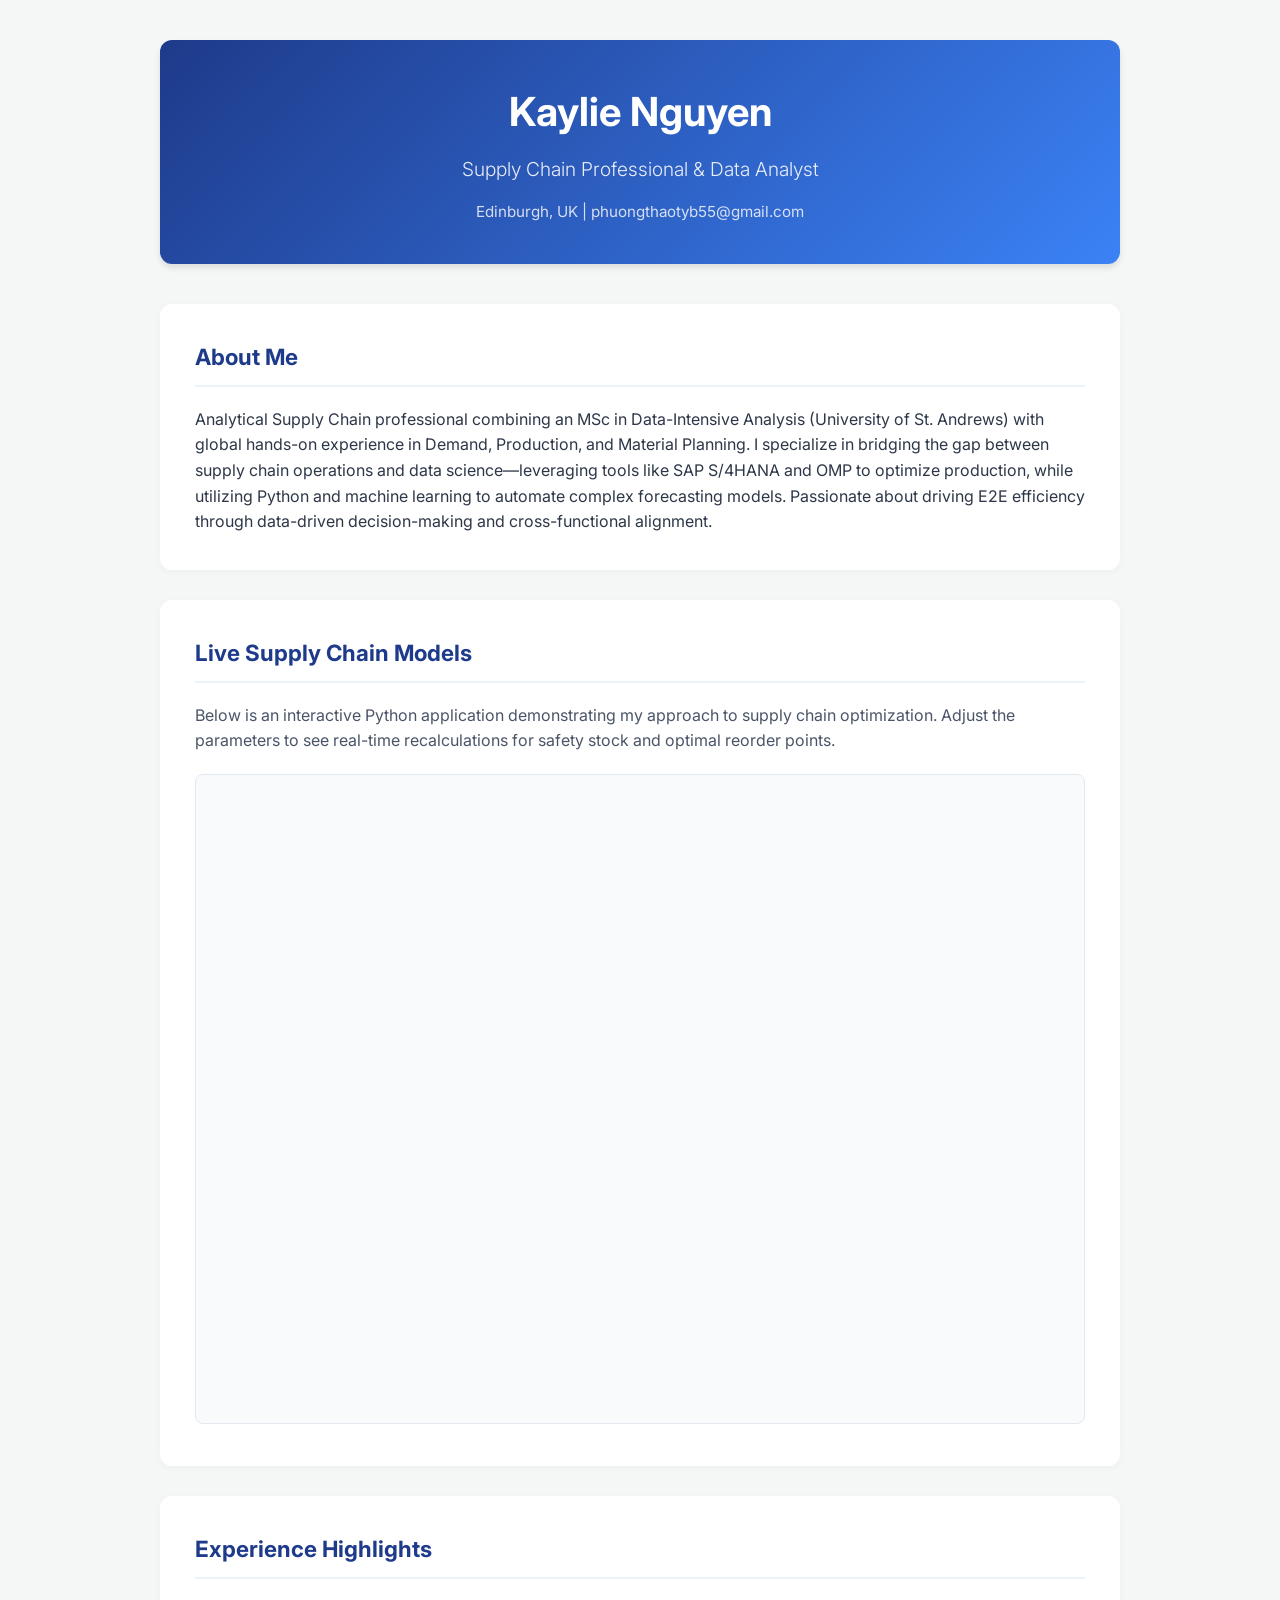
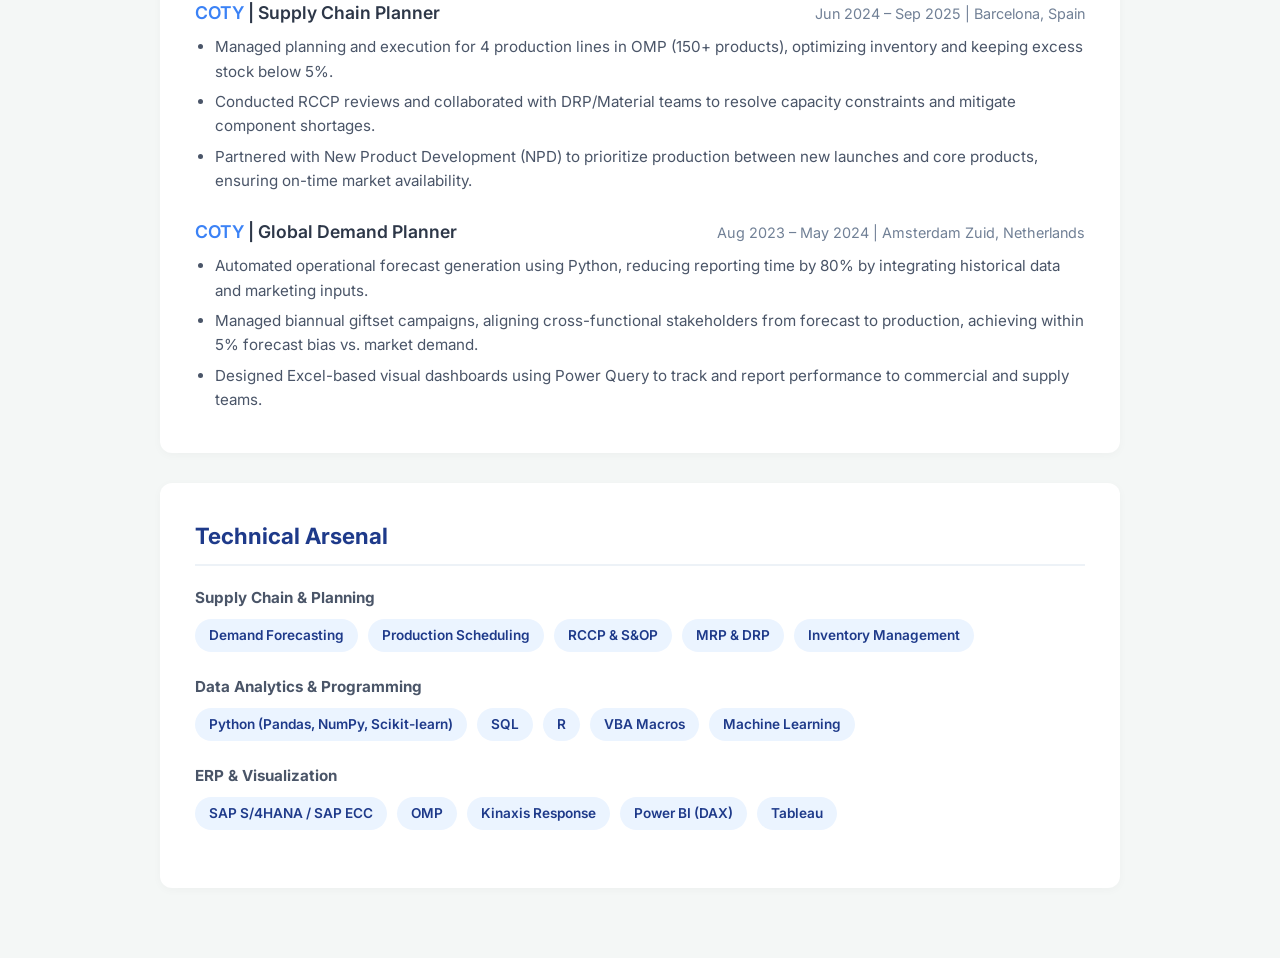
<file: index.html>
<!DOCTYPE html>
<html lang="en">
<head>
    <meta charset="UTF-8">
    <meta name="viewport" content="width=device-width, initial-scale=1.0">
    <title>Kaylie Nguyen | Portfolio</title>
    <link href="https://fonts.googleapis.com/css2?family=Inter:wght@300;400;600;700&display=swap" rel="stylesheet">
    <style>
        /* Modern Reset and Base Styles */
        * { box-sizing: border-box; margin: 0; padding: 0; }
        body { 
            font-family: 'Inter', sans-serif; 
            background-color: #f4f7f6; 
            color: #2d3748; 
            line-height: 1.6; 
        }
        
        /* Layout Container */
        .container { max-width: 1000px; margin: 0 auto; padding: 40px 20px; }

        /* Header Section */
        header { 
            text-align: center; 
            margin-bottom: 40px; 
            padding: 40px;
            background: linear-gradient(135deg, #1e3a8a 0%, #3b82f6 100%);
            color: white;
            border-radius: 12px;
            box-shadow: 0 4px 6px rgba(0,0,0,0.1);
        }
        header h1 { font-size: 2.5rem; font-weight: 700; margin-bottom: 10px; }
        header h2 { font-size: 1.2rem; font-weight: 300; opacity: 0.9; margin-bottom: 15px; }
        .contact-info { font-size: 0.95rem; font-weight: 400; opacity: 0.8; }
        .contact-info a { color: #fff; text-decoration: underline; }

        /* Card Components */
        .card { 
            background: #ffffff; 
            border-radius: 12px; 
            padding: 35px; 
            margin-bottom: 30px; 
            box-shadow: 0 2px 10px rgba(0,0,0,0.03); 
            transition: transform 0.2s ease;
        }
        .card:hover { transform: translateY(-2px); box-shadow: 0 4px 15px rgba(0,0,0,0.06); }
        .card h3 { 
            color: #1e3a8a; 
            font-size: 1.4rem; 
            margin-bottom: 20px; 
            border-bottom: 2px solid #edf2f7; 
            padding-bottom: 10px;
        }

        /* Experience Timeline Elements */
        .job { margin-bottom: 25px; }
        .job:last-child { margin-bottom: 0; }
        .job-header { display: flex; justify-content: space-between; align-items: baseline; margin-bottom: 8px; }
        .job-title { font-weight: 600; font-size: 1.1rem; color: #2d3748; }
        .job-company { font-weight: 600; color: #3b82f6; }
        .job-date { font-size: 0.9rem; color: #718096; }
        .job-bullets { margin-left: 20px; color: #4a5568; font-size: 0.95rem; }
        .job-bullets li { margin-bottom: 6px; }

        /* Skills Tags */
        .skills-category { margin-bottom: 15px; }
        .skills-category strong { display: block; margin-bottom: 8px; font-size: 0.95rem; color: #4a5568;}
        .skill-tag { 
            display: inline-block; 
            background: #ebf4ff; 
            color: #1e3a8a; 
            padding: 6px 14px; 
            border-radius: 20px; 
            font-size: 0.85rem; 
            font-weight: 600;
            margin: 0 6px 8px 0;
        }

        /* Projects/Iframe Area */
        .project-description { margin-bottom: 20px; color: #4a5568; }
        iframe { 
            width: 100%; 
            height: 650px; 
            border: 1px solid #e2e8f0; 
            border-radius: 8px; 
            background-color: #f8fafc;
        }

        /* Responsive */
        @media (max-width: 600px) {
            .job-header { flex-direction: column; }
            .job-date { margin-top: 5px; }
        }
    </style>
</head>
<body>

<div class="container">
    
    <!-- Header Area -->
    <header>
        <h1>Kaylie Nguyen</h1>
        <h2>Supply Chain Professional & Data Analyst</h2>
        <div class="contact-info">
            Edinburgh, UK | phuongthaotyb55@gmail.com
        </div>
    </header>

    <!-- Professional Summary -->
    <div class="card">
        <h3>About Me</h3>
        <p>Analytical Supply Chain professional combining an MSc in Data-Intensive Analysis (University of St. Andrews) with global hands-on experience in Demand, Production, and Material Planning. I specialize in bridging the gap between supply chain operations and data science—leveraging tools like SAP S/4HANA and OMP to optimize production, while utilizing Python and machine learning to automate complex forecasting models. Passionate about driving E2E efficiency through data-driven decision-making and cross-functional alignment.</p>
    </div>

    <!-- Live Projects Section -->
    <div class="card">
        <h3>Live Supply Chain Models</h3>
        <p class="project-description">Below is an interactive Python application demonstrating my approach to supply chain optimization. Adjust the parameters to see real-time recalculations for safety stock and optimal reorder points.</p>
        
        <!-- Replace the SRC below with your actual Streamlit URL when deployed -->
        <iframe src="https://your-app-name.streamlit.app/?embed=true" title="Supply Chain Reorder Point Calculator"></iframe>
    </div>

    <!-- Experience Summary -->
    <div class="card">
        <h3>Experience Highlights</h3>
        
        <div class="job">
            <div class="job-header">
                <div class="job-title"><span class="job-company">COTY</span> | Supply Chain Planner</div>
                <div class="job-date">Jun 2024 – Sep 2025 | Barcelona, Spain</div>
            </div>
            <ul class="job-bullets">
                <li>Managed planning and execution for 4 production lines in OMP (150+ products), optimizing inventory and keeping excess stock below 5%.</li>
                <li>Conducted RCCP reviews and collaborated with DRP/Material teams to resolve capacity constraints and mitigate component shortages.</li>
                <li>Partnered with New Product Development (NPD) to prioritize production between new launches and core products, ensuring on-time market availability.</li>
            </ul>
        </div>

        <div class="job">
            <div class="job-header">
                <div class="job-title"><span class="job-company">COTY</span> | Global Demand Planner</div>
                <div class="job-date">Aug 2023 – May 2024 | Amsterdam Zuid, Netherlands</div>
            </div>
            <ul class="job-bullets">
                <li>Automated operational forecast generation using Python, reducing reporting time by 80% by integrating historical data and marketing inputs.</li>
                <li>Managed biannual giftset campaigns, aligning cross-functional stakeholders from forecast to production, achieving within 5% forecast bias vs. market demand.</li>
                <li>Designed Excel-based visual dashboards using Power Query to track and report performance to commercial and supply teams.</li>
            </ul>
        </div>
    </div>

    <!-- Skills Section -->
    <div class="card">
        <h3>Technical Arsenal</h3>
        
        <div class="skills-category">
            <strong>Supply Chain & Planning</strong>
            <span class="skill-tag">Demand Forecasting</span>
            <span class="skill-tag">Production Scheduling</span>
            <span class="skill-tag">RCCP & S&OP</span>
            <span class="skill-tag">MRP & DRP</span>
            <span class="skill-tag">Inventory Management</span>
        </div>

        <div class="skills-category">
            <strong>Data Analytics & Programming</strong>
            <span class="skill-tag">Python (Pandas, NumPy, Scikit-learn)</span>
            <span class="skill-tag">SQL</span>
            <span class="skill-tag">R</span>
            <span class="skill-tag">VBA Macros</span>
            <span class="skill-tag">Machine Learning</span>
        </div>

        <div class="skills-category">
            <strong>ERP & Visualization</strong>
            <span class="skill-tag">SAP S/4HANA / SAP ECC</span>
            <span class="skill-tag">OMP</span>
            <span class="skill-tag">Kinaxis Response</span>
            <span class="skill-tag">Power BI (DAX)</span>
            <span class="skill-tag">Tableau</span>
        </div>
    </div>

</div>

</body>
</html>
</file>
